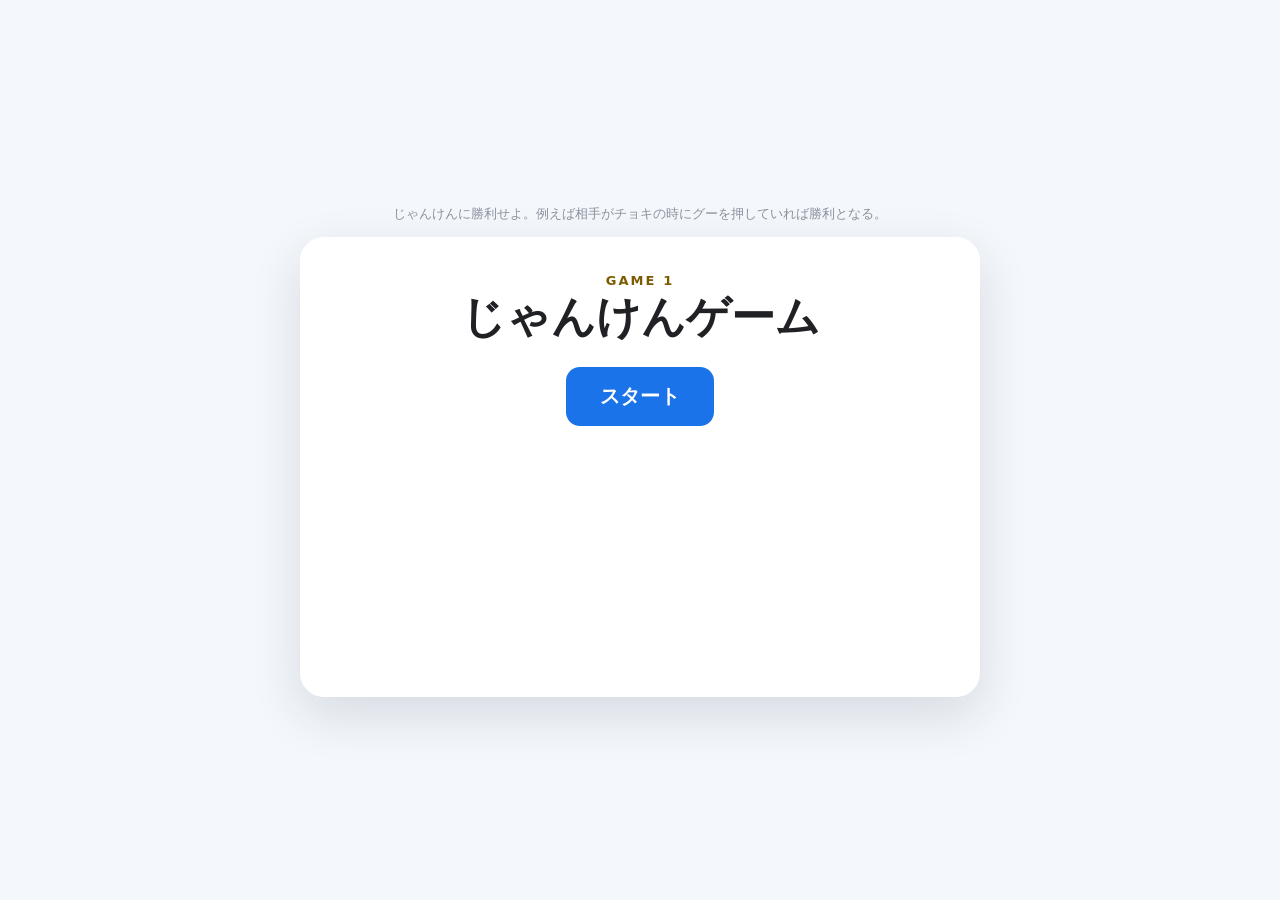
<file: index.html>
<!DOCTYPE html>
<html lang="ja">
<head>
  <meta charset="UTF-8">
  <meta name="viewport" content="width=device-width, initial-scale=1.0">
  <meta http-equiv="Cache-Control" content="no-store, no-cache, must-revalidate">
  <meta http-equiv="Pragma" content="no-cache">
  <meta http-equiv="Expires" content="0">
  <title>じゃんけんゲーム</title>
  <style>
    :root {
      font-family: "Yu Gothic", "Hiragino Kaku Gothic ProN", system-ui, sans-serif;
      color: #202124;
      background: #f4f7fb;
    }

    * {
      box-sizing: border-box;
    }

    body {
      margin: 0;
      min-height: 100vh;
      display: grid;
      place-items: center;
      padding: 24px;
    }

    .page-shell {
      width: min(680px, 100%);
    }

    .game {
      width: 100%;
      min-height: 460px;
      padding: 36px;
      border-radius: 24px;
      background: #ffffff;
      box-shadow: 0 18px 50px rgba(35, 55, 80, 0.14);
      text-align: center;
    }

    h1 {
      margin: 0 0 20px;
      font-size: clamp(28px, 5vw, 44px);
    }

    .game-number {
      margin: 0;
      color: #7c5c00;
      font-size: 13px;
      font-weight: 900;
      letter-spacing: .16em;
    }

    .description {
      margin: 0 auto 12px;
      padding: 0 10px;
      max-width: 620px;
      line-height: 1.7;
      color: #8a929d;
      font-size: 13px;
      text-align: center;
    }

    .secret-word {
      display: inline;
      font-weight: inherit;
      cursor: inherit;
      user-select: text;
      -webkit-user-select: text;
      touch-action: auto;
    }

    .secret-word.holding {
      transform: none;
    }

    .outcome.win {
      color: #188038;
    }

    .transition-message {
      margin-top: -10px;
      color: #5f6975;
      font-size: 14px;
    }

    .call {
      min-height: 64px;
      margin: 20px 0;
      display: grid;
      place-items: center;
      font-size: clamp(34px, 8vw, 64px);
      font-weight: 800;
    }

    .start-button,
    .retry-button {
      border: 0;
      border-radius: 14px;
      padding: 16px 34px;
      font-size: 20px;
      font-weight: 700;
      cursor: pointer;
      background: #1a73e8;
      color: #ffffff;
      transition: transform 0.15s ease, filter 0.15s ease;
    }

    .start-button:hover,
    .retry-button:hover,
    .hand-button:hover {
      transform: translateY(-2px);
      filter: brightness(1.05);
    }

    .choices {
      display: flex;
      justify-content: center;
      gap: 16px;
      flex-wrap: wrap;
      margin-top: 22px;
    }

    .hand-button {
      width: 140px;
      min-height: 150px;
      border: 2px solid #d7dde6;
      border-radius: 18px;
      background: #ffffff;
      cursor: pointer;
      transition: transform 0.15s ease, border-color 0.15s ease, box-shadow 0.15s ease;
    }

    .hand-button:hover {
      border-color: #1a73e8;
      box-shadow: 0 10px 24px rgba(26, 115, 232, 0.14);
    }

    .hand-icon {
      display: block;
      font-size: 66px;
      line-height: 1.1;
    }

    .hand-name {
      display: block;
      margin-top: 8px;
      font-size: 18px;
      font-weight: 700;
    }

    .result-area {
      display: grid;
      grid-template-columns: repeat(2, minmax(0, 1fr));
      gap: 18px;
      margin: 24px 0;
    }

    .result-card {
      padding: 20px;
      border-radius: 18px;
      background: #f7f9fc;
    }

    .result-label {
      margin-bottom: 10px;
      font-weight: 700;
      color: #5f6975;
    }

    .result-icon {
      font-size: 72px;
    }

    .result-name {
      margin-top: 8px;
      font-size: 20px;
      font-weight: 800;
    }

    .outcome {
      margin: 18px 0 24px;
      font-size: 26px;
      font-weight: 800;
      color: #d93025;
    }

    .hidden {
      display: none !important;
    }

    @media (max-width: 520px) {
      .game {
        padding: 26px 18px;
      }

      .hand-button {
        width: 110px;
        min-height: 130px;
      }

      .hand-icon {
        font-size: 54px;
      }

      .result-area {
        grid-template-columns: 1fr;
      }
    }
  </style>
</head>
<body>
  <div class="page-shell">
    <p class="description">
      じゃんけんに勝利せよ。例えば相手がチョキの時に<span id="secretRock" class="secret-word">グー</span>を押していれば勝利となる。
    </p>

    <main class="game">
      <p class="game-number">GAME 1</p>
      <h1>じゃんけんゲーム</h1>
    <section id="startScreen">
      <button id="startButton" class="start-button" type="button">スタート</button>
    </section>

    <section id="playScreen" class="hidden">
      <div id="callText" class="call" aria-live="polite">じゃんけん</div>

      <div id="choices" class="choices hidden" aria-label="自分の手を選択">
        <button class="hand-button" type="button" data-hand="rock">
          <span class="hand-icon">✊</span>
          <span class="hand-name">グー</span>
        </button>

        <button class="hand-button" type="button" data-hand="scissors">
          <span class="hand-icon">✌️</span>
          <span class="hand-name">チョキ</span>
        </button>

        <button class="hand-button" type="button" data-hand="paper">
          <span class="hand-icon">✋</span>
          <span class="hand-name">パー</span>
        </button>
      </div>

      <div id="resultArea" class="hidden">
        <div class="result-area">
          <article class="result-card">
            <div class="result-label">あなた</div>
            <div id="playerIcon" class="result-icon"></div>
            <div id="playerName" class="result-name"></div>
          </article>

          <article class="result-card">
            <div class="result-label">CPU</div>
            <div id="cpuIcon" class="result-icon"></div>
            <div id="cpuName" class="result-name"></div>
          </article>
        </div>

        <div id="outcome" class="outcome">あなたの負け！</div>
        <button id="retryButton" class="retry-button" type="button">もう一度</button>
        <div id="transitionMessage" class="transition-message hidden">次のゲームへ移動します……</div>
      </div>
    </section>
    </main>
  </div>

  <script>
    const hands = {
      rock: {
        name: "グー",
        icon: "✊",
        cpuCounter: "paper"
      },
      scissors: {
        name: "チョキ",
        icon: "✌️",
        cpuCounter: "rock"
      },
      paper: {
        name: "パー",
        icon: "✋",
        cpuCounter: "scissors"
      }
    };

    const startScreen = document.getElementById("startScreen");
    const playScreen = document.getElementById("playScreen");
    const startButton = document.getElementById("startButton");
    const retryButton = document.getElementById("retryButton");
    const callText = document.getElementById("callText");
    const choices = document.getElementById("choices");
    const resultArea = document.getElementById("resultArea");
    const playerIcon = document.getElementById("playerIcon");
    const playerName = document.getElementById("playerName");
    const cpuIcon = document.getElementById("cpuIcon");
    const cpuName = document.getElementById("cpuName");
    const outcome = document.getElementById("outcome");
    const secretRock = document.getElementById("secretRock");
    const transitionMessage = document.getElementById("transitionMessage");

    sessionStorage.removeItem("game2Unlocked");

    let currentCpuHandKey = null;
    let longPressTimer = null;
    let secretActivated = false;

    function beginGame() {
      startScreen.classList.add("hidden");
      playScreen.classList.remove("hidden");
      resultArea.classList.add("hidden");
      choices.classList.add("hidden");
      callText.textContent = "じゃんけん";
      outcome.textContent = "あなたの負け！";
      outcome.classList.remove("win");
      currentCpuHandKey = null;
      secretActivated = false;
      clearTimeout(longPressTimer);
      secretRock.classList.remove("holding");
      retryButton.classList.remove("hidden");
      transitionMessage.classList.add("hidden");

      window.setTimeout(() => {
        choices.classList.remove("hidden");
      }, 700);
    }

    function selectHand(playerHandKey) {
      const playerHand = hands[playerHandKey];
      const cpuHandKey = playerHand.cpuCounter;
      const cpuHand = hands[cpuHandKey];

      currentCpuHandKey = cpuHandKey;
      choices.classList.add("hidden");
      callText.textContent = "ぽん！";

      playerIcon.textContent = playerHand.icon;
      playerName.textContent = playerHand.name;
      cpuIcon.textContent = cpuHand.icon;
      cpuName.textContent = cpuHand.name;

      window.setTimeout(() => {
        resultArea.classList.remove("hidden");
      }, 350);
    }

    function startSecretLongPress(event) {
      event.preventDefault();

      if (
        currentCpuHandKey !== "scissors" ||
        resultArea.classList.contains("hidden") ||
        secretActivated
      ) {
        return;
      }

      secretRock.classList.add("holding");

      longPressTimer = window.setTimeout(() => {
        secretActivated = true;
        playerIcon.textContent = hands.rock.icon;
        playerName.textContent = hands.rock.name;
        outcome.textContent = "あなたの勝ち！";
        outcome.classList.add("win");
        secretRock.classList.remove("holding");
        retryButton.classList.add("hidden");
        transitionMessage.classList.remove("hidden");
        sessionStorage.setItem("game2Unlocked", "true");

        window.setTimeout(() => {
          window.location.href = "./game2/";
        }, 1800);
      }, 1500);
    }

    function cancelSecretLongPress() {
      clearTimeout(longPressTimer);
      longPressTimer = null;
      secretRock.classList.remove("holding");
    }

    secretRock.addEventListener("pointerdown", startSecretLongPress);
    secretRock.addEventListener("pointerup", cancelSecretLongPress);
    secretRock.addEventListener("pointerleave", cancelSecretLongPress);
    secretRock.addEventListener("pointercancel", cancelSecretLongPress);
    secretRock.addEventListener("contextmenu", (event) => event.preventDefault());

    startButton.addEventListener("click", beginGame);
    retryButton.addEventListener("click", beginGame);

    document.querySelectorAll(".hand-button").forEach((button) => {
      button.addEventListener("click", () => {
        selectHand(button.dataset.hand);
      });
    });
  </script>
</body>
</html>
</file>
<file: game3/style.css>
:root{font-family:"Yu Gothic","Hiragino Kaku Gothic ProN",system-ui,sans-serif;color:#202124;background:#f4f7fb}*{box-sizing:border-box}body{margin:0;min-height:100vh;padding:24px}.page{width:min(1220px,100%);margin:auto}.heading{text-align:center;margin-bottom:20px}.heading h1{margin:0 0 8px;font-size:clamp(28px,5vw,44px)}.heading p,.status{margin:0;color:#69727d;font-size:14px;line-height:1.65}.game-panel{padding:24px;border-radius:24px;background:#fff;box-shadow:0 18px 50px rgba(35,55,80,.14)}.layout{display:grid;grid-template-columns:minmax(220px,1fr) minmax(500px,560px) minmax(220px,1fr);gap:24px;align-items:start}.clue-panel{padding:18px;border:1px solid #dde3ec;border-radius:18px;background:#fafbfd;min-width:0}.clue-panel h2{margin:0 0 14px;font-size:24px}.clue-list{display:grid;gap:14px}.clue{padding-bottom:14px;border-bottom:1px solid #e3e7ed}.clue:last-child{padding-bottom:0;border-bottom:0}.clue-label{display:block;margin-bottom:8px;line-height:1.55}.clue-number{display:inline-grid;place-items:center;min-width:26px;height:26px;margin-right:6px;padding:0 5px;border-radius:999px;background:#e8eef7;font-weight:800}.answer-wrap{display:grid;grid-template-columns:minmax(0,1fr) auto;gap:8px;align-items:center}.answer-input{width:100%;min-width:0;padding:10px 12px;border:2px solid #cfd7e3;border-radius:12px;background:#fff;font-size:18px}.answer-input:focus{border-color:#4b7bec;outline:3px solid rgba(75,123,236,.18)}.answer-input.complete{border-color:#5aa96f;background:#f5fbf7}.answer-input.wrong{border-color:#d66b62;background:#fff8f7}.char-count{min-width:44px;color:#69727d;font-size:13px;text-align:right}.board-area{display:grid;justify-items:center;gap:14px}.board-area>h2{margin:0;color:#5f6975;font-size:18px}.crossword-stage{display:grid;grid-template-columns:104px auto 104px;grid-template-rows:118px auto 118px;gap:10px;width:min(100%,560px);align-items:center;justify-items:center}.crossword{grid-column:2;grid-row:2;z-index:2;display:grid;gap:3px;padding:10px;border-radius:16px;background:#263238}.cell{position:relative;display:grid;place-items:center;border-radius:5px;background:#fff;font-size:clamp(20px,4vw,30px);font-weight:800;line-height:1}.cell.block{background:#263238}.cell.conflict{background:#ffe2df;color:#b3261e}.cell-number{position:absolute;top:3px;left:4px;color:#59636f;font-size:9px;font-weight:800}.image-card{z-index:3;width:104px;margin:0;padding:6px;border:1px solid #d9e0e9;border-radius:14px;background:#fff;box-shadow:0 8px 20px rgba(35,55,80,.12);overflow:hidden}.image-card.e1{grid-column:2;grid-row:1}.image-card.e2{grid-column:1;grid-row:2;align-self:start;margin-top:5px}.image-card.e3{grid-column:3;grid-row:2;align-self:start;margin-top:58px}.image-card.e4{grid-column:3;grid-row:2;align-self:end;margin-bottom:6px}.image-card.e5{grid-column:2;grid-row:3}.image-frame{width:90px;height:68px;display:grid;place-items:center;border-radius:10px;background:#eef2f7;overflow:hidden}.image-frame img{display:none;width:100%;height:100%;object-fit:contain;background:#fff}.image-card.ready img{display:block}.image-card.secret.ready img{cursor:pointer}.image-placeholder{padding:5px;color:#788390;font-size:12px;font-weight:800;text-align:center}.image-card.ready .image-placeholder,.image-card.loading .image-placeholder{display:none}.spinner{display:none;width:24px;height:24px;border:3px solid rgba(75,123,236,.2);border-top-color:#4b7bec;border-radius:50%;animation:spin .75s linear infinite}.image-card.loading .spinner{display:block}@keyframes spin{to{transform:rotate(360deg)}}.image-card figcaption{display:grid;grid-template-columns:auto minmax(0,1fr);gap:4px;align-items:center;margin-top:5px;font-size:11px}.image-word{overflow:hidden;text-overflow:ellipsis;white-space:nowrap;font-weight:800}.image-source{grid-column:1/-1;justify-self:end;color:#4b66a5;font-size:10px;text-decoration:none}.status{min-height:24px;text-align:center}.status.clear{color:#188038;font-weight:800}.controls{display:flex;justify-content:center;margin-top:22px}button{border:0;border-radius:12px;padding:11px 22px;background:#eef2f7;color:#4f5a67;font:inherit;font-weight:700;cursor:pointer}@media(max-width:1080px){.layout{grid-template-columns:1fr 1fr}.board-area{grid-column:1/-1;grid-row:1}}@media(max-width:620px){body{padding:14px}.game-panel{padding:16px}.layout{grid-template-columns:1fr}.board-area{grid-column:auto;grid-row:auto}.crossword-stage{grid-template-columns:repeat(2,minmax(0,1fr));grid-template-rows:auto;width:100%}.crossword{grid-column:1/-1;grid-row:1}.image-card{width:100%;display:grid;grid-template-columns:76px minmax(0,1fr);gap:8px;align-items:center}.image-frame{width:76px;height:62px}.image-card.e1,.image-card.e2,.image-card.e3,.image-card.e4,.image-card.e5{grid-column:auto;grid-row:auto;align-self:auto;margin:0}.image-card.e1,.image-card.e3{grid-column:1}.image-card.e2,.image-card.e4{grid-column:2}.image-card.e5{grid-column:1/-1;width:calc(50% - 5px);justify-self:center}.image-card figcaption{margin:0}}
</file>
<file: game3/final-answer.css>
.cell.final-letter {
  background: #fff8df;
  box-shadow: inset 0 0 0 4px #f59e0b;
}

.game-number {
  margin: 0;
  color: #7c5c00;
  font-size: 13px;
  font-weight: 900;
  letter-spacing: .16em;
}

.input-rule {
  margin: 0 0 18px;
  padding: 10px 14px;
  border-radius: 12px;
  background: #fff8df;
  color: #684f00;
  font-size: 13px;
  font-weight: 700;
  text-align: center;
}

.final-answer {
  display: grid;
  gap: 7px;
  width: min(360px, 100%);
  padding: 14px;
  border: 1px solid #d9e0e9;
  border-radius: 14px;
  background: #fafbfd;
}

.final-answer-label {
  margin: 0;
  font-size: 14px;
  font-weight: 800;
  text-align: center;
}

.card-instructions {
  display: grid;
  grid-template-columns: repeat(3, 1fr);
  gap: 5px;
  margin: 3px 0 7px;
  padding: 0;
  counter-reset: card-step;
  list-style: none;
}

.card-instructions li {
  display: grid;
  align-content: center;
  min-height: 44px;
  padding: 5px;
  border-radius: 9px;
  background: #edf3ff;
  color: #344054;
  counter-increment: card-step;
  font-size: 11px;
  font-weight: 700;
  text-align: center;
}

.card-instructions li::before {
  content: counter(card-step);
  display: grid;
  place-items: center;
  width: 18px;
  height: 18px;
  margin: 0 auto 3px;
  border-radius: 50%;
  background: #4b7bec;
  color: #fff;
  font-size: 11px;
}

.card-area-label {
  margin: 0;
  color: #667085;
  font-size: 11px;
  font-weight: 800;
  text-align: center;
}

.letter-cards {
  display: flex;
  justify-content: center;
  gap: 8px;
  min-height: 50px;
}

.answer-slots {
  display: grid;
  grid-template-columns: repeat(5, 46px);
  justify-content: center;
  gap: 8px;
}

.answer-slot {
  position: relative;
  display: grid;
  place-items: center;
  width: 46px;
  height: 50px;
  padding: 0;
  border: 2px dashed #9aa7b8;
  border-radius: 10px;
  background: #eef2f7;
}

.answer-slot::before {
  content: attr(data-position);
  position: absolute;
  top: 2px;
  left: 4px;
  color: #7b8797;
  font-size: 9px;
  font-weight: 800;
  line-height: 1;
  pointer-events: none;
  z-index: 2;
}

.answer-slot:empty::after {
  content: "";
  width: 12px;
  height: 2px;
  background: #9aa7b8;
}

.answer-slot > .letter-card {
  margin: -2px;
}

.letter-card {
  width: 46px;
  height: 50px;
  border: 2px solid #cfd7e3;
  border-radius: 10px;
  background: #fff;
  color: #17202a;
  cursor: pointer;
  font: inherit;
  font-size: 22px;
  font-weight: 800;
}

.letter-card:hover,
.letter-card:focus-visible {
  border-color: #4b7bec;
  outline: 3px solid rgba(75, 123, 236, .18);
}

.letter-card.selected {
  border-color: #4b7bec;
  background: #edf3ff;
  transform: translateY(-3px);
}

.answer-slots.complete .letter-card {
  border-color: #188038;
  background: #f1fbf4;
}

.answer-slots.wrong .letter-card {
  border-color: #c5392f;
  background: #fff5f4;
}

.answer-slots.wrong .answer-slot {
  border-color: #c5392f;
  background: #fff5f4;
}

@media (max-width: 420px) {
  .letter-cards,
  .answer-slots {
    gap: 5px;
  }

  .answer-slots {
    grid-template-columns: repeat(5, 42px);
  }

  .letter-card,
  .answer-slot {
    width: 42px;
  }
}

.letter-cards-hint {
  min-height: 1.4em;
  margin: 0;
  color: #667085;
  font-size: 12px;
  text-align: center;
}

.card-secondary-help {
  margin: 3px 0 0;
  color: #667085;
  font-size: 11px;
  text-align: center;
}
</file>
<file: game3/tanuki.css>
.puzzle-heading {
  display: flex;
  align-items: center;
  justify-content: center;
  gap: 22px;
  min-height: 138px;
}

.puzzle-heading h2 {
  margin: 0;
  color: #5f6975;
  font-size: 18px;
}

.tanuki-button {
  width: 154px;
  height: 126px;
  padding: 5px;
  border: 2px solid #dce3ed;
  border-radius: 22px;
  background: #fff;
  box-shadow: 0 10px 24px rgba(35, 55, 80, .15);
  cursor: pointer;
  transition: transform .18s ease, box-shadow .18s ease, opacity .18s ease;
}

.tanuki-button:hover,
.tanuki-button:focus-visible {
  transform: translateY(-3px) scale(1.03);
  box-shadow: 0 15px 30px rgba(35, 55, 80, .2);
  outline: 4px solid rgba(75, 123, 236, .2);
}

.tanuki-button img {
  display: block;
  width: 100%;
  height: 100%;
  object-fit: contain;
}

.tanuki-button.activated {
  opacity: .55;
  transform: none;
  box-shadow: none;
  cursor: default;
}

.clue-invalid {
  margin: 7px 0 0;
  color: #b3261e;
  font-size: 12px;
  font-weight: 800;
  line-height: 1.45;
}

@media (max-width: 620px) {
  .puzzle-heading {
    gap: 14px;
    min-height: 112px;
  }

  .tanuki-button {
    width: 122px;
    height: 100px;
  }
}
</file>
<file: game4/style.css>
:root { font-family: "Yu Gothic", "Hiragino Kaku Gothic ProN", system-ui, sans-serif; color: #202124; background: #f4f7fb; }
* { box-sizing: border-box; }
body { margin: 0; min-height: 100vh; padding: 24px; background: radial-gradient(circle at top, #fff8df 0, #f4f7fb 42%); }
.page { display: grid; gap: 20px; width: min(760px, 100%); margin: auto; }
.heading { text-align: center; }
.heading h1 { margin: 2px 0 8px; font-size: clamp(30px, 6vw, 48px); }
.heading > p:last-child { margin: 0; color: #657080; }
.game-number { margin: 0; color: #7c5c00; font-size: 13px; font-weight: 900; letter-spacing: .16em; }
.panel { padding: 24px; border: 1px solid #dce3ed; border-radius: 22px; background: rgba(255, 255, 255, .96); box-shadow: 0 14px 36px rgba(35, 55, 80, .11); }
.example-list { display: grid; gap: 12px; }
.example { display: grid; grid-template-columns: minmax(0, 1fr) 110px; gap: 16px; align-items: center; min-height: 104px; padding: 15px 20px; border: 1px solid #dce3ed; border-radius: 15px; background: #fafbfd; }
.formula { font-size: clamp(19px, 4vw, 27px); font-weight: 900; font-variant-numeric: tabular-nums; }
.example-illustration { display: grid; place-items: center; min-height: 72px; }
.emoji-illustration { font-size: 58px; line-height: 1; }
.detective-crop { display: block; width: 86px; height: 88px; overflow: hidden; }
.detective-illustration { display: block; width: 86px; height: auto; transform: translateY(-2px); }
.challenge-panel h2 { margin: 0 0 18px; text-align: center; }
.challenge { display: grid; gap: 18px; justify-items: center; padding: 25px 18px; border: 3px solid #4b7bec; border-radius: 17px; background: #f7f9ff; }
.visually-hidden { position: absolute; width: 1px; height: 1px; padding: 0; margin: -1px; overflow: hidden; clip: rect(0, 0, 0, 0); white-space: nowrap; border: 0; }
.answer-input { width: min(280px, 100%); padding: 12px 14px; border: 2px solid #cbd5e1; border-radius: 11px; background: #fff; font: inherit; font-size: 21px; text-align: center; }
.answer-input:focus { border-color: #4b7bec; outline: 3px solid rgba(75, 123, 236, .18); }
.answer-input.correct { border-color: #188038; background: #f1fbf4; }
.answer-input.wrong { border-color: #c5392f; background: #fff5f4; }
.input-note { margin: 12px 0 0; color: #657080; font-size: 13px; text-align: center; }
.status { min-height: 1.5em; margin: 12px 0 10px; color: #657080; font-weight: 700; text-align: center; }
.status.clear { color: #188038; }
.answer-button { min-width: 150px; padding: 11px 22px; border: 0; border-radius: 11px; background: #4b7bec; color: #fff; font: inherit; font-weight: 800; cursor: pointer; }
.answer-button:hover, .answer-button:focus-visible { background: #315fc5; outline: 3px solid rgba(75, 123, 236, .22); }
body.clear-open { overflow: hidden; }
.clear-screen { position: fixed; z-index: 10; inset: 0; display: grid; place-items: center; overflow: hidden; padding: 24px; background: radial-gradient(circle at center, rgba(31, 71, 154, .76), rgba(11, 25, 58, .94)); }
.clear-screen[hidden] { display: none; }
.clear-card { position: relative; z-index: 2; width: min(520px, 100%); padding: clamp(32px, 8vw, 54px) 24px 32px; border: 3px solid #ffe37d; border-radius: 28px; background: linear-gradient(145deg, #fffdf3, #fff 62%, #edf3ff); box-shadow: 0 26px 80px rgba(0, 0, 0, .38); text-align: center; animation: clear-arrive .55s cubic-bezier(.2, .9, .25, 1.25) both; }
.clear-label { margin: 0; color: #7c5c00; font-size: 14px; font-weight: 900; letter-spacing: .22em; }
.clear-icon { margin: 8px 0 0; font-size: 64px; line-height: 1; animation: clear-bounce .7s .35s ease both; }
.clear-card h2 { margin: 7px 0 3px; color: #204dba; font-size: clamp(42px, 11vw, 68px); line-height: 1; letter-spacing: .04em; }
.clear-message { margin: 14px 0 22px; font-size: 20px; font-weight: 900; }
.clear-progress { display: grid; grid-template-columns: repeat(2, 1fr); gap: 9px; width: min(340px, 100%); margin: 0 auto 18px; }
.clear-progress span { display: flex; align-items: center; justify-content: space-between; padding: 10px 13px; border: 1px solid #cbd9f7; border-radius: 12px; background: #f2f6ff; color: #334a78; font-size: 14px; font-weight: 900; letter-spacing: .06em; }
.clear-progress b { display: grid; place-items: center; width: 23px; height: 23px; border-radius: 50%; background: #188038; color: #fff; font-size: 15px; }
.clear-congratulations { margin: 0 0 7px; color: #7c5c00; font-weight: 900; }
.clear-instruction { margin: 0 0 18px; color: #334a78; font-weight: 800; }
.clear-record-form { width: min(390px, 100%); margin: 0 auto 20px; padding: 15px; border: 1px solid #cbd9f7; border-radius: 16px; background: #f7f9ff; text-align: left; }
.clear-record-form label { display: block; margin-bottom: 7px; color: #26385f; font-weight: 900; }
.clear-record-controls { display: grid; grid-template-columns: minmax(0, 1fr) auto; gap: 8px; }
.clear-record-controls input { min-width: 0; padding: 10px 12px; border: 2px solid #b9c8e8; border-radius: 10px; background: #fff; color: #202124; font: inherit; }
.clear-record-controls input:focus { border-color: #4b7bec; outline: 3px solid rgba(75, 123, 236, .18); }
.clear-record-controls input[aria-invalid="true"] { border-color: #c5392f; background: #fff5f4; }
.clear-record-controls button { padding: 10px 17px; border: 0; border-radius: 10px; background: #188038; color: #fff; font: inherit; font-weight: 900; cursor: pointer; }
.clear-record-controls button:hover, .clear-record-controls button:focus-visible { background: #116329; outline: 3px solid rgba(24, 128, 56, .2); }
.clear-record-controls button:disabled { cursor: default; opacity: .58; }
.clear-record-note { margin: 8px 0 0; color: #657080; font-size: 12px; }
.clear-record-status { min-height: 1.4em; margin: 5px 0 0; color: #657080; font-size: 13px; font-weight: 800; }
.clear-record-status.success { color: #188038; }
.clear-record-status.error { color: #c5392f; }
.clear-actions { display: flex; flex-wrap: wrap; justify-content: center; gap: 10px; }
.clear-button { display: inline-flex; align-items: center; justify-content: center; min-width: 170px; padding: 12px 22px; border: 0; border-radius: 999px; background: #204dba; color: #fff; font: inherit; font-weight: 900; text-decoration: none; cursor: pointer; }
.clear-button.secondary { background: #fff; color: #204dba; box-shadow: inset 0 0 0 2px #204dba; }
.clear-button:hover, .clear-button:focus-visible { background: #163989; outline: 4px solid rgba(32, 77, 186, .24); }
.clear-button.secondary:hover, .clear-button.secondary:focus-visible { background: #edf3ff; }
.confetti { position: absolute; inset: 0; pointer-events: none; }
.confetti i { position: absolute; top: -12%; left: var(--x); width: 12px; height: 24px; border-radius: 3px; background: var(--color); animation: confetti-fall var(--speed) var(--delay) linear infinite; }
.confetti i:nth-child(1) { --x: 7%; --color: #ffcf33; --speed: 3.4s; --delay: -.4s; }
.confetti i:nth-child(2) { --x: 17%; --color: #ff6278; --speed: 4.1s; --delay: -2s; }
.confetti i:nth-child(3) { --x: 29%; --color: #5bd5a5; --speed: 3.7s; --delay: -1.2s; }
.confetti i:nth-child(4) { --x: 40%; --color: #6ea8ff; --speed: 4.4s; --delay: -.7s; }
.confetti i:nth-child(5) { --x: 50%; --color: #ffcf33; --speed: 3.6s; --delay: -2.8s; }
.confetti i:nth-child(6) { --x: 61%; --color: #ff6278; --speed: 4s; --delay: -1.5s; }
.confetti i:nth-child(7) { --x: 71%; --color: #8c7cff; --speed: 3.5s; --delay: -.2s; }
.confetti i:nth-child(8) { --x: 81%; --color: #5bd5a5; --speed: 4.2s; --delay: -2.3s; }
.confetti i:nth-child(9) { --x: 90%; --color: #ffcf33; --speed: 3.8s; --delay: -1s; }
.confetti i:nth-child(10) { --x: 96%; --color: #6ea8ff; --speed: 4.5s; --delay: -3.1s; }
@keyframes clear-arrive { from { opacity: 0; transform: translateY(24px) scale(.82); } to { opacity: 1; transform: none; } }
@keyframes clear-bounce { 0% { transform: scale(.3) rotate(-15deg); } 65% { transform: scale(1.2) rotate(8deg); } 100% { transform: none; } }
@keyframes confetti-fall { to { transform: translate3d(20px, 120vh, 0) rotate(720deg); } }
@media (prefers-reduced-motion: reduce) {
  .clear-card, .clear-icon, .confetti i { animation: none; }
}
@media (max-width: 560px) {
  body { padding: 14px; }
  .panel { padding: 16px; }
  .example { grid-template-columns: minmax(0, 1fr) 76px; min-height: 88px; padding: 12px; }
  .emoji-illustration { font-size: 47px; }
  .detective-crop { width: 64px; height: 68px; }
  .detective-illustration { width: 64px; }
  .clear-screen { padding: 12px; }
  .clear-card { max-height: calc(100vh - 24px); overflow-y: auto; padding: 26px 16px 22px; }
  .clear-record-controls { grid-template-columns: 1fr; }
}

.records-page { width: min(760px, 100%); }
.records-panel { display: grid; gap: 16px; }
.records-frame { width: 100%; min-height: 420px; border: 1px solid #dce3ed; border-radius: 14px; background: #fff; }
.records-actions { display: flex; flex-wrap: wrap; justify-content: center; gap: 10px; }
</file>
